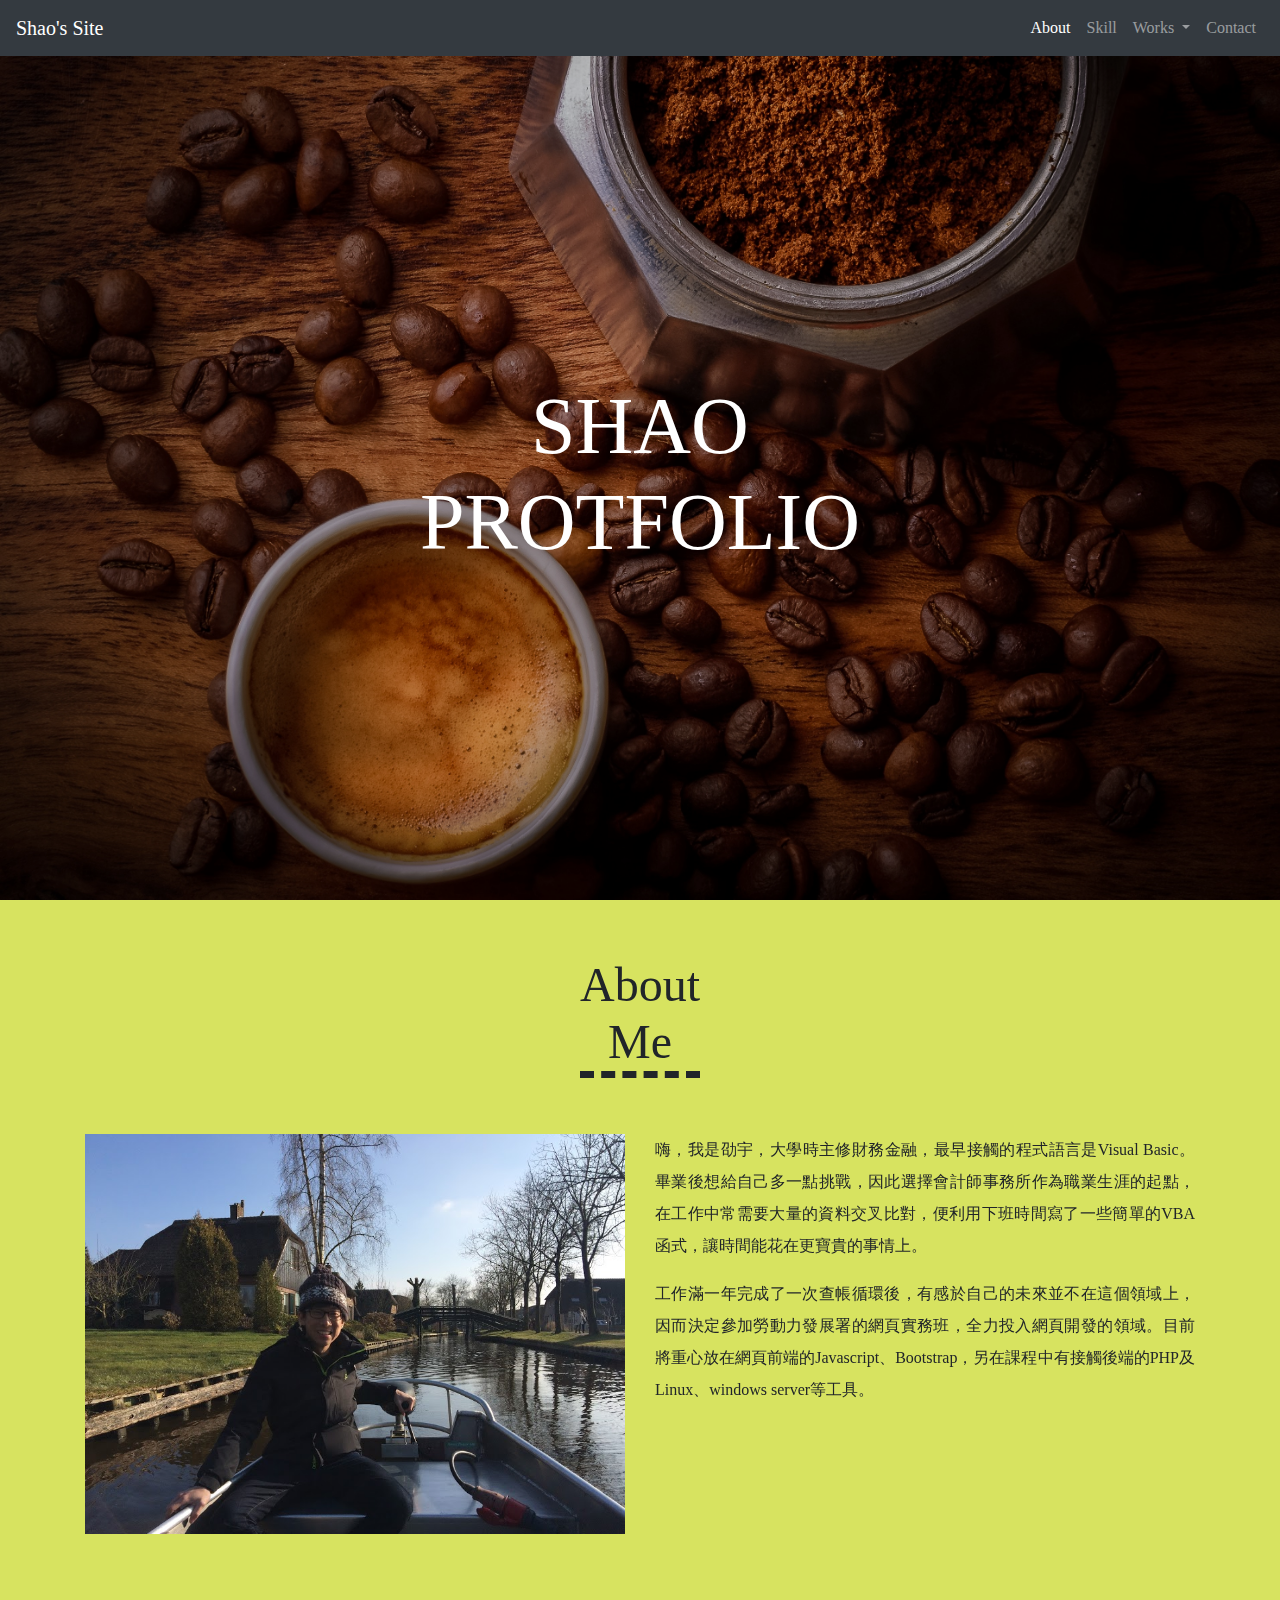
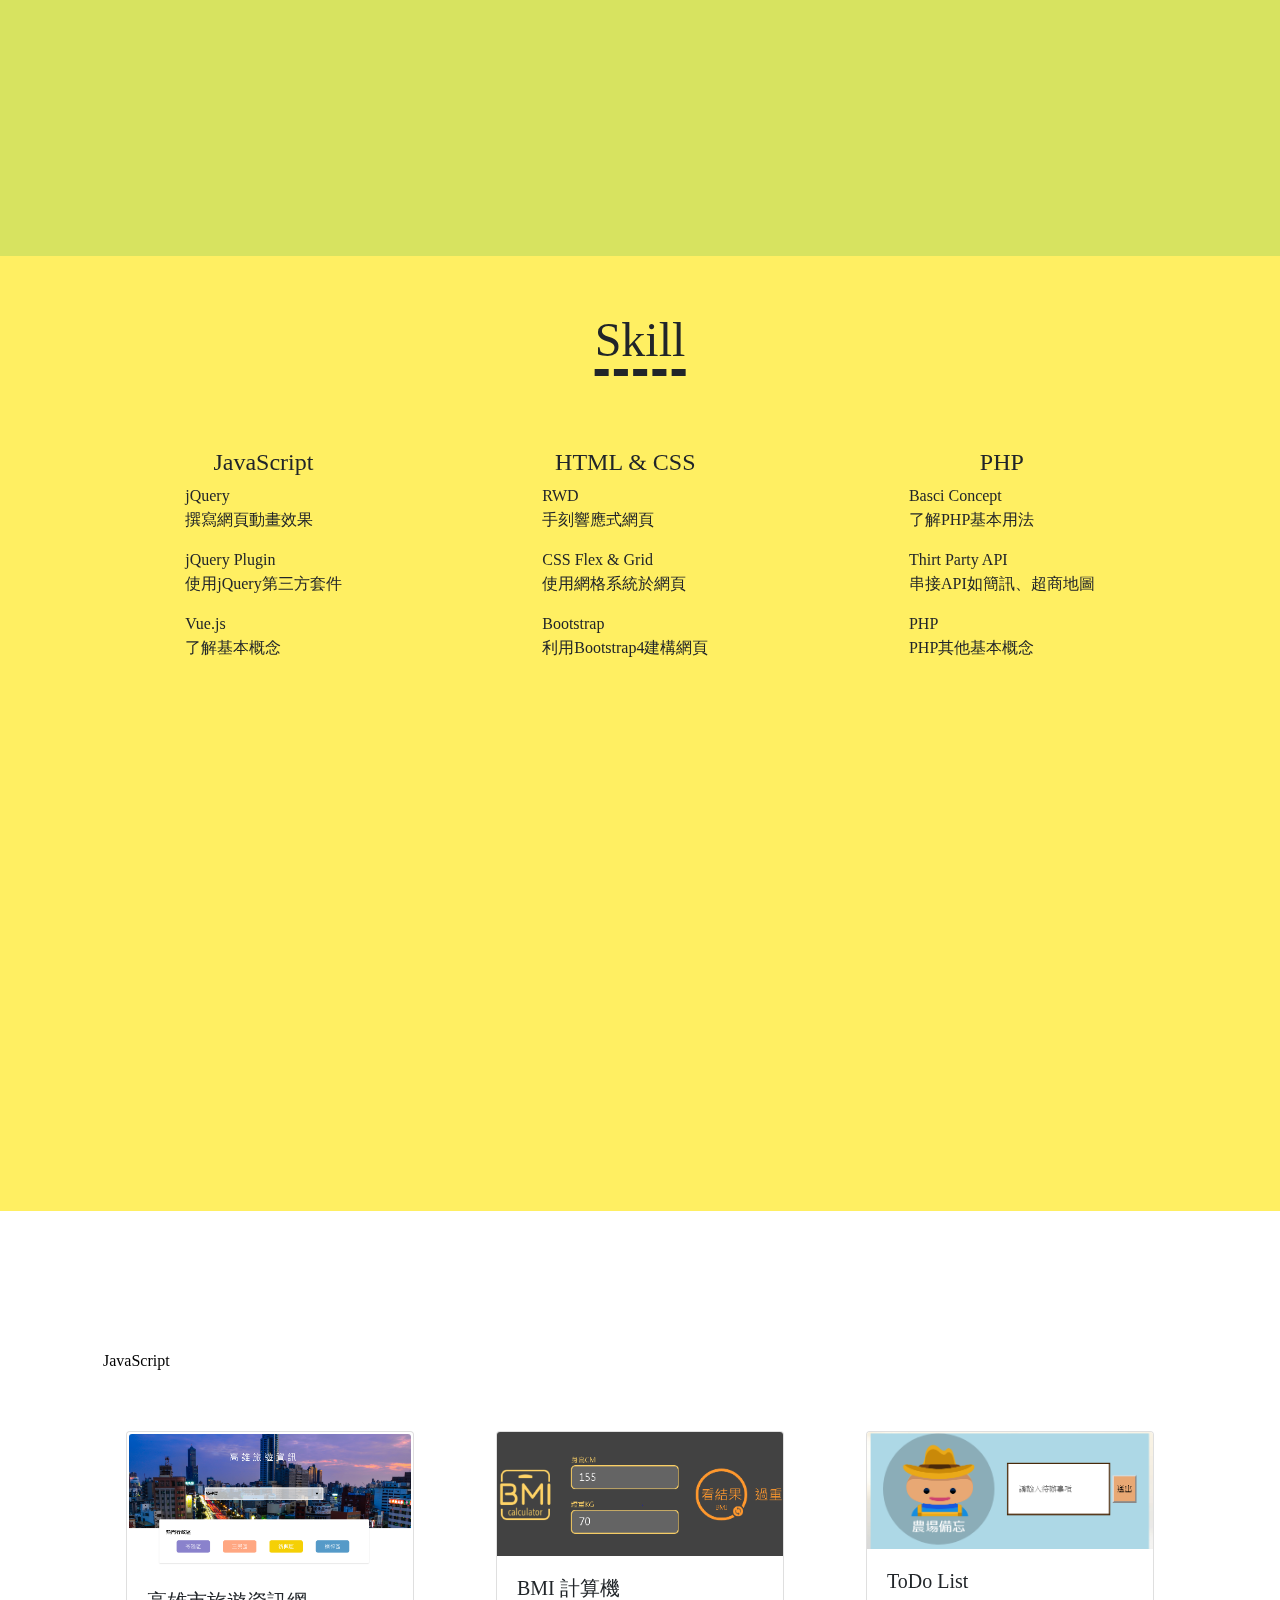
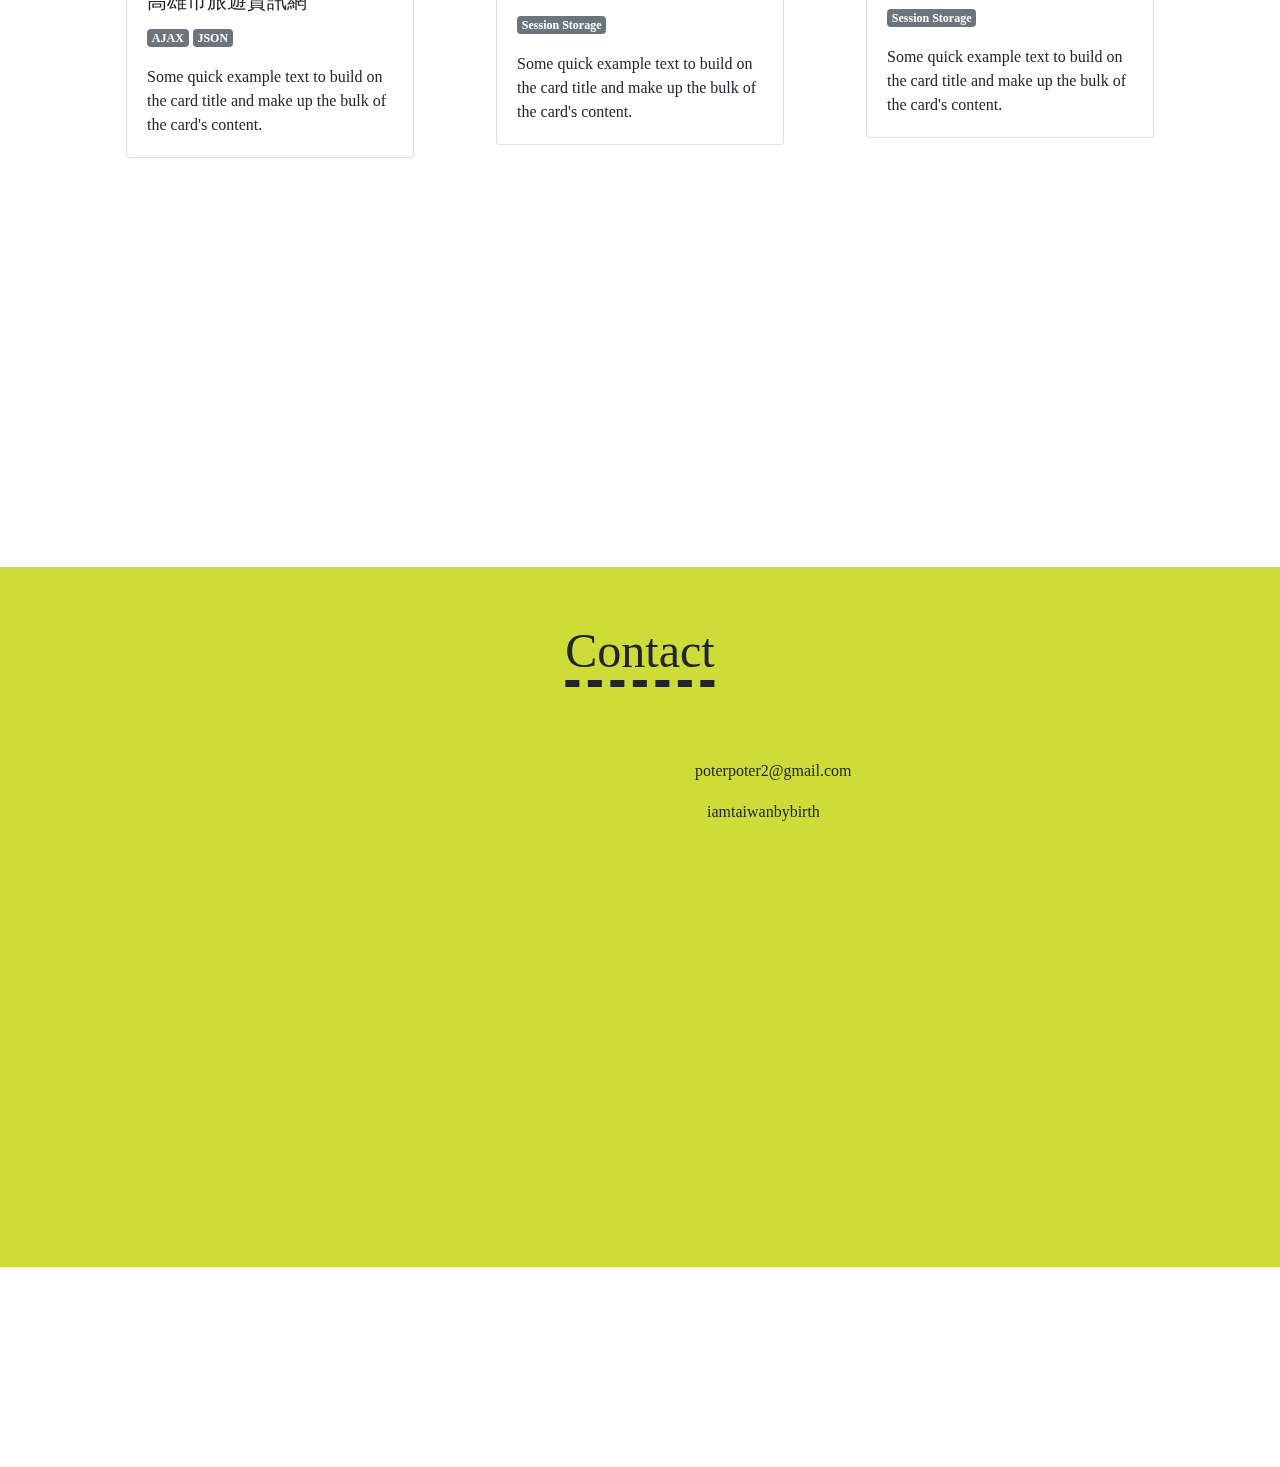
<file: index.html>
<!doctype html>
<html lang="en">
  <head>
    <!-- Required meta tags -->
    <meta charset="utf-8">
    <meta name="viewport" content="width=device-width, initial-scale=1, shrink-to-fit=no">
    <!-- font awsome -->
    <link rel="stylesheet" href="https://use.fontawesome.com/releases/v5.7.1/css/all.css" integrity="sha384-fnmOCqbTlWIlj8LyTjo7mOUStjsKC4pOpQbqyi7RrhN7udi9RwhKkMHpvLbHG9Sr" crossorigin="anonymous">
    <!-- animated modal -->
    <link rel="stylesheet" href="css/animate.min.css">
    <!-- Bootstrap CSS -->
    <link rel="stylesheet" href="https://maxcdn.bootstrapcdn.com/bootstrap/4.0.0/css/bootstrap.min.css" integrity="sha384-Gn5384xqQ1aoWXA+058RXPxPg6fy4IWvTNh0E263XmFcJlSAwiGgFAW/dAiS6JXm" crossorigin="anonymous">
    
    <link rel="stylesheet" href="css/style.css">
    <style>
      /*.block {
          height:300px;
          background: blue;
          margin-bottom: 20px;
      }*/
    </style>
    <title>Shao's Website</title>
  </head>
  <body>




    <!-- Cover page -->
    <header>
      <!-- Nav Bar -->
      <nav class="navbar navbar-expand-lg navbar-dark bg-dark">
        <a class="navbar-brand" href="#">Shao's Site</a>
        <button class="navbar-toggler" type="button" data-toggle="collapse" data-target="#navbarSupportedContent" aria-controls="navbarSupportedContent" aria-expanded="false" aria-label="Toggle navigation">
          <span class="navbar-toggler-icon"></span>
        </button>

        <div class="collapse navbar-collapse" id="navbarSupportedContent">
          <ul class="navbar-nav ml-auto">
            <li class="nav-item active">
              <a class="nav-link" href="#" data-target=".about-section">About <span class="sr-only">(current)</span></a>
            </li>
            <li class="nav-item">
              <a class="nav-link" href="#" data-target=".skill-section">Skill</a>
            </li>
            <li class="nav-item dropdown">
              <a class="nav-link dropdown-toggle" href="#" data-target="" id="navbarDropdown" role="button" data-toggle="dropdown" aria-haspopup="true" aria-expanded="false">
                Works
              </a>
              <div class="dropdown-menu" aria-labelledby="navbarDropdown">
                <a class="dropdown-item" href="#" data-target="javascript">JavaScript</a>
                <a class="dropdown-item" href="#" data-target="htmlcss">HTML & CSS</a>
                <div class="dropdown-divider"></div>
                <a class="dropdown-item" href="#" data-target="php">PHP</a>
              </div>
            </li>
            <li class="nav-item">
              <a class="nav-link " href="#" data-target=".contact-section">Contact</a>
            </li>
          </ul>
          
        </div>
      </nav>

      <div class="wrap">
        <div class="container">
          <h1>SHAO<br> PROTFOLIO</h1>
          <div class="arrow">
            <i class="fas fa-chevron-down fa-3x"></i>
          </div>
        </div>
      </div>
    </header>
    

    <!-- About -->
    <section class="about-section">
      <div class="container">
        <div class="row">
          <div class="col-12">
            <div class="content block" data-move-y="50%" data-offset="20%">
              <h2 >About <span class="d-none d-md-block">Me<span></h2>
              <div class="row mt-5">
                <div class="col-12 col-md-6">
                  <div class="protrait h-100">
                  </div>
                </div>
                <div class="col-12 col-md-6">
                  <div class="intro h-100 bio ">
                    <p>
                    嗨，我是劭宇，大學時主修財務金融，最早接觸的程式語言是Visual Basic。畢業後想給自己多一點挑戰，因此選擇會計師事務所作為職業生涯的起點，在工作中常需要大量的資料交叉比對，便利用下班時間寫了一些簡單的VBA函式，讓時間能花在更寶貴的事情上。
                    </p>
                    <p>
                      工作滿一年完成了一次查帳循環後，有感於自己的未來並不在這個領域上，因而決定參加勞動力發展署的網頁實務班，全力投入網頁開發的領域。目前將重心放在網頁前端的Javascript、Bootstrap，另在課程中有接觸後端的PHP及Linux、windows server等工具。
                    </p>
                  </div>
                </div>
              </div>
            </div>
          </div>
        </div>
      </div>
    </section>
    
    <!-- Skill -->
    <section class="skill-section">
      <div class="container">
        <div class="row">
          <div class="col-12">
            <div class="content block" data-move-y="50%">
              <h2 class="mb-4" >Skill</h2>
              <ul class="d-md-flex justify-content-around p-0 mt-5">
                <li class="skill-row">
                    <div class="circle-plate text-center">
                      <i class="fab fa-node-js fa-5x"></i>
                      <h4>JavaScript</h4>
                    </div>
                    <div class="skill-item">
                      <div>
                        <span>jQuery</span>
                        <p>撰寫網頁動畫效果</p>
                      </div>
                      <div>
                        <span>jQuery Plugin</span>
                        <p>使用jQuery第三方套件</p>
                      </div>
                      <div>
                        <span>Vue.js</span>
                        <p>了解基本概念</p>
                      </div>
                    </div>
                </li>
                 <li class="skill-row">
                    <div class="circle-plate text-center">
                      <i class="fab fa-html5 fa-5x"></i>
                      <i class="fab fa-css3-alt fa-4x"></i>
                      <h4>HTML & CSS</h4>
                    </div>
                    <div class="skill-item">
                      <div>
                        <span>RWD</span>
                        <p>手刻響應式網頁</p>
                      </div>
                      <div>
                        <span>CSS Flex & Grid</span>
                        <p>使用網格系統於網頁</p>
                      </div>
                      <div>
                        <span>Bootstrap</span>
                        <p>利用Bootstrap4建構網頁</p>
                      </div>
                    </div>
                </li>
                 <li class="skill-row">
                    <div class="circle-plate text-center">
                      <i class="fab fa-php fa-5x"></i>
                      <h4>PHP</h4>
                      <div class="effect"></div>
                    </div>
                    <div class="skill-item">
                      <div>
                        <span>Basci Concept</span>
                        <p>了解PHP基本用法</p>
                      </div>
                      <div>
                        <span>Thirt Party API</span>
                        <p>串接API如簡訊、超商地圖</p>
                      </div>
                      <div>
                        <span>PHP</span>
                        <p>PHP其他基本概念</p>
                      </div>
                    </div>
                </li>
              </ul>
            </div>
          </div>
        </div>
      </div>
    </section>

    <!-- Works -->
    <section class="works-section">
      <div class="container">
        <div class="row">
          <div class="col-12">
            <div class="content block" data-move-y="50%">
              <h2 >Works</h2>
              <!-- Nav -->
              <ul class="nav nav-pills mb-3 " id="pills-tab" role="tablist">
                <li class="nav-item">
                  <a class="nav-link active " id="pills-home-tab" data-toggle="pill" href="#pills-home" role="tab" aria-controls="pills-home" aria-selected="true">
                    JavaScript
                  </a>
                </li>
                <li class="nav-item">
                  <a class="nav-link" id="pills-profile-tab" data-toggle="pill" href="#pills-profile" role="tab" aria-controls="pills-profile" aria-selected="false">
                    HTML & CSS
                  </a>
                </li>
                <li class="nav-item">
                  <a class="nav-link" id="pills-contact-tab" data-toggle="pill" href="#pills-contact" role="tab" aria-controls="pills-contact" aria-selected="false">
                    PHP
                  </a>
                </li>
              </ul>
              <div class="tab-content" id="pills-tabContent">
                <div class="tab-pane fade show active" id="pills-home" role="tabpanel" aria-labelledby="pills-home-tab">
                  <!-- Bootstrap Card -->
                  <ul class="works d-flex flex-wrap justify-content-around list-unstyled mt-5">
                    <li>
                      <div class="card" style="width: 18rem;">
                        <!-- Taget : id + href -->
                        <a id="demo01" href="#animatedModal">
                          <img class="card-img-top" src="img/ks.png" alt="Card image cap">
                        </a>
                        <div class="card-body">
                          <h5 class="card-title">高雄市旅遊資訊網</h5>
                          <p>
                            <span class="badge badge-secondary">AJAX</span>
                            <span class="badge badge-secondary">JSON</span>
                          </p>
                          <p class="card-text">Some quick example text to build on the card title and make up the bulk of the card's content.</p>
                        </div>
                      </div>

                    </li>
                    <li>
                      <div class="card" style="width: 18rem;">
                        <img class="card-img-top" src="img/bmi.PNG" alt="Card image cap">
                        <div class="card-body">
                          <h5 class="card-title">BMI 計算機</h5>
                          <p>
                            <span class="badge badge-secondary">Session Storage</span>
                          </p>
                          <p class="card-text">Some quick example text to build on the card title and make up the bulk of the card's content.</p>
                        </div>
                      </div>
                    </li>
                    <li>
                      <div class="card" style="width: 18rem;">
                        <img class="card-img-top" src="img/todolist.PNG" alt="Card image cap">
                        <div class="card-body">
                          <h5 class="card-title">ToDo List</h5>
                          <p>
                            <span class="badge badge-secondary">Session Storage</span>
                          </p>
                          <p class="card-text">Some quick example text to build on the card title and make up the bulk of the card's content.</p>
                        </div>
                      </div>
                    </li>
                  </ul> <!-- Bootstrap Card -->

                  
                </div>
                <div class="tab-pane fade" id="pills-profile" role="tabpanel" aria-labelledby="pills-profile-tab">
                  11111111111111111111111111111111111111111111111111111111111111111111111111111111
                </div>
                <div class="tab-pane fade" id="pills-contact" role="tabpanel" aria-labelledby="pills-contact-tab">
                  jgeirojgreiojgseriogjeiorgjoeisrjgiorejgoisejrgr
                </div>
              </div> <!-- nav -->
            </div>
          </div>
        </div>
      </div>
    </section>

    <!-- Contact -->
    <div class="contact-section">
      <div class="container">
        <div class="row">
          <div class="col-12">
            <div class="content-contact block" data-move-y="50%">
              <h2 class="mb-5">Contact</h2>
              <div class="row">
                <div class="col-12 col-sm-6 d-flex justify-content-center justify-content-sm-end align-items-center mt-4">
                  <a href="https://tw.linkedin.com/in/shaoyu-lan-44ba9815a">
                    <i class="fab fa-linkedin fa-3x"></i>
                  </a>
                  <a href="https://github.com/shaoyulan">
                    <i class="fab fa-github fa-3x mx-3"></i>
                  </a>
                  <a href="https://shaoyulan.github.io/blogc/">
                    <i class="fab fa-blogger-b fa-3x"></i>
                  </a>
                </div>
                <div class="col-12 col-sm-6 d-flex flex-column justify-content-center align-items-center align-items-sm-start mt-4">
                  <ul class="contact-info">
                    <li class="mb-3 ">
                      <i class="fas fa-mail-bulk fa-3x align-middle mb-lg-3 d-sm-block d-lg-inline"></i>
                      poterpoter2@gmail.com
                    </li>
                    <li>
                      <i class="fab fa-line fa-3x align-middle ml-2 mr-1 d-sm-block d-lg-inline" ></i>
                      iamtaiwanbybirth
                    </li>
                  </ul>
                </div>
              </div>
            </div>
          </div>
        </div>
      </div>
    </div>

    <!-- Footer -->
    <footer class="d-flex justify-content-center align-items-center text-white">
      <h5>&copy;Shao. All Rights Reserved</h5>
    </footer>

    <!-- Javascript Modal 1 -->
    <!-- modal -->
    <div id="animatedModal">
        <!--THIS IS IMPORTANT! to close the modal, the class name has to match the name given on the ID -->
        <div class="container">
          <div class="close-icon d-flex pt-4 pr-4">
            <a  id="btn-close-modal" class="close-animatedModal ml-auto"> 
                <i class="far fa-times-circle fa-3x"></i>
            </a>
          </div>
          <div class="title text-center">
            <h3>Javascript</h3>
            <p class="h2">高雄市旅遊資訊網</p>
            <div class="tags">
              <span class="badge badge-secondary">AJAX</span>
              <span class="badge badge-secondary">JSON</span>
            </div>
          </div>
          <hr>
          <div class="modal-content">
              <!--Your modal content goes here-->
              <img src="img/ks.png" alt="">
              <img src="img/ks2.png" alt="">
          </div>
        </div>
        
    </div>



    <!-- Optional JavaScript -->
    <!-- jQuery first, then Popper.js, then Bootstrap JS -->
    <!-- <script src="https://code.jquery.com/jquery-3.2.1.slim.min.js" integrity="sha384-KJ3o2DKtIkvYIK3UENzmM7KCkRr/rE9/Qpg6aAZGJwFDMVNA/GpGFF93hXpG5KkN" crossorigin="anonymous">
    </script> -->
    <!-- jQuery full version -->
    <script src="https://ajax.googleapis.com/ajax/libs/jquery/3.3.1/jquery.min.js"></script>

    <!-- smmove -->
    <script src="js/jquery.smoove.js"></script>
    <!-- animated modal -->
    <script src="js/animatedModal.js"></script>
    <!-- bootstrap -->
    <script src="https://cdnjs.cloudflare.com/ajax/libs/popper.js/1.12.9/umd/popper.min.js" integrity="sha384-ApNbgh9B+Y1QKtv3Rn7W3mgPxhU9K/ScQsAP7hUibX39j7fakFPskvXusvfa0b4Q" crossorigin="anonymous">
    </script>
    <script src="https://maxcdn.bootstrapcdn.com/bootstrap/4.0.0/js/bootstrap.min.js" integrity="sha384-JZR6Spejh4U02d8jOt6vLEHfe/JQGiRRSQQxSfFWpi1MquVdAyjUar5+76PVCmYl" crossorigin="anonymous">
    </script>

    <script src="js/main.js"></script>
  </body>
</html>
</file>
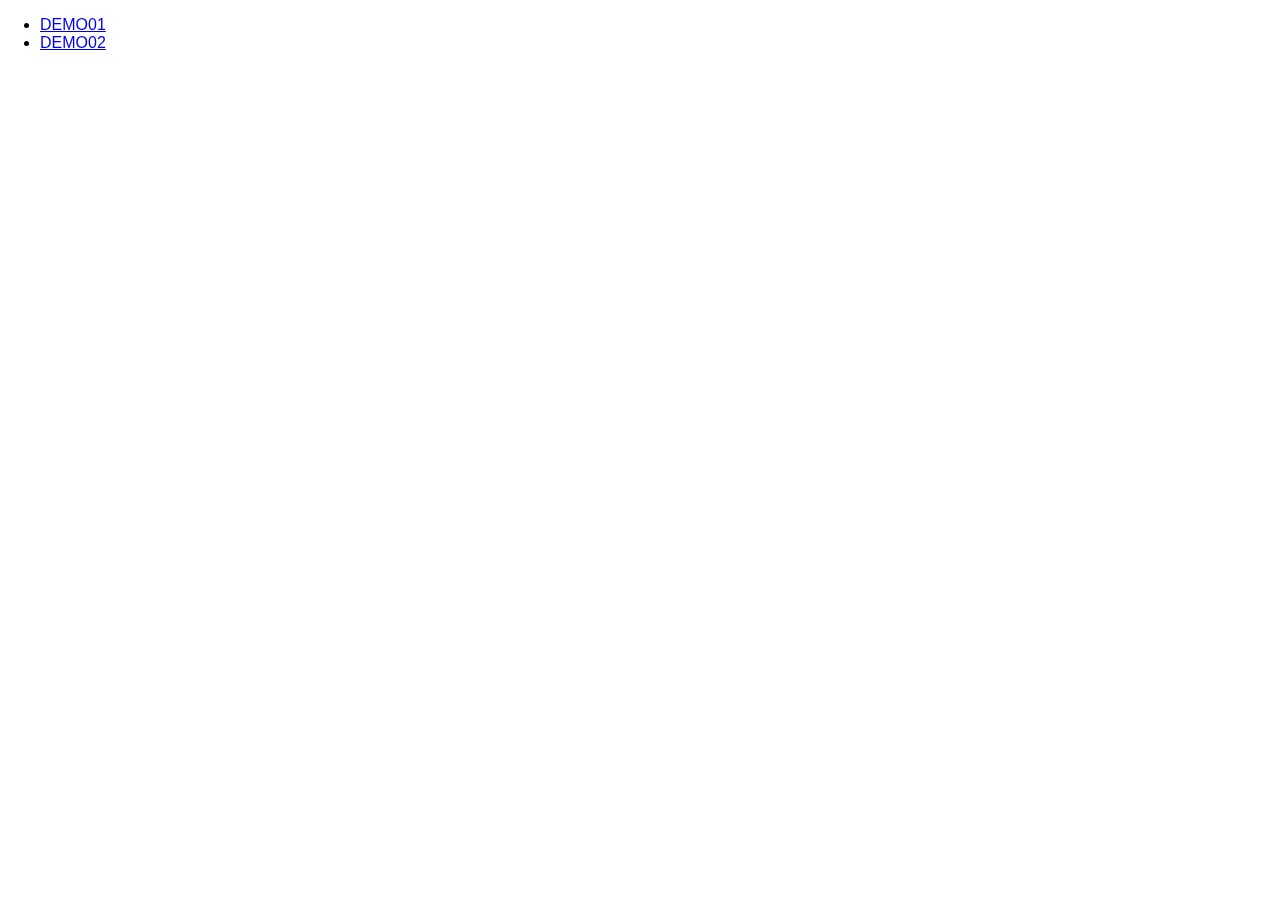
<file: plugin/animatedModal.js-master/demo/demos.html>
<!doctype html>
<html class="no-js" lang="">
    <head>
        <meta charset="utf-8">
        <meta http-equiv="X-UA-Compatible" content="IE=edge,chrome=1">
        <title>DEMOS</title>
        <link rel="stylesheet" href="css/normalize.min.css">
        <link rel="stylesheet" href="css/animate.min.css">
        <style>
            #btn-close-modal {
                width:100%;
                text-align: center;
                cursor:pointer;
                color:#fff;
            }

        </style>
    </head>
    <body>

        <!--Call your modal-->
        <ul>
            <li><a id="demo01" href="#animatedModal">DEMO01</a></li>
            <li><a id="demo02" href="#modal-02">DEMO02</a></li>
        </ul>
      
      
        <!--DEMO01-->
        <div id="animatedModal">
            <!--THIS IS IMPORTANT! to close the modal, the class name has to match the name given on the ID -->
            <div  id="btn-close-modal" class="close-animatedModal"> 
                CLOSE MODAL
            </div>
                
            <div class="modal-content">
                <!--Your modal content goes here-->
            </div>
        </div>

        <!--DEMO02-->
        <div id="modal-02">
            <!--"THIS IS IMPORTANT! to close the modal, the class name has to match the name given on the ID-->
            <div  id="btn-close-modal" class="close-modal-02"> 
                CLOSE MODAL
            </div>
            
            <div class="modal-content">
                <!--Your modal content goes here-->
            </div>
        </div>


        <script src="js/jquery.min.js"></script>
        <script src="js/animatedModal.js"></script>
        <script>

            //demo 01
            $("#demo01").animatedModal();

            //demo 02
            $("#demo02").animatedModal({
                animatedIn:'lightSpeedIn',
                animatedOut:'bounceOutDown',
                color:'#3498db',
                // Callbacks
                beforeOpen: function() {
                    console.log("The animation was called");
                },           
                afterOpen: function() {
                    console.log("The animation is completed");
                }, 
                beforeClose: function() {
                    console.log("The animation was called");
                }, 
                afterClose: function() {
                    console.log("The animation is completed");
                }
            });

        </script>

    </body>
</html>
</file>
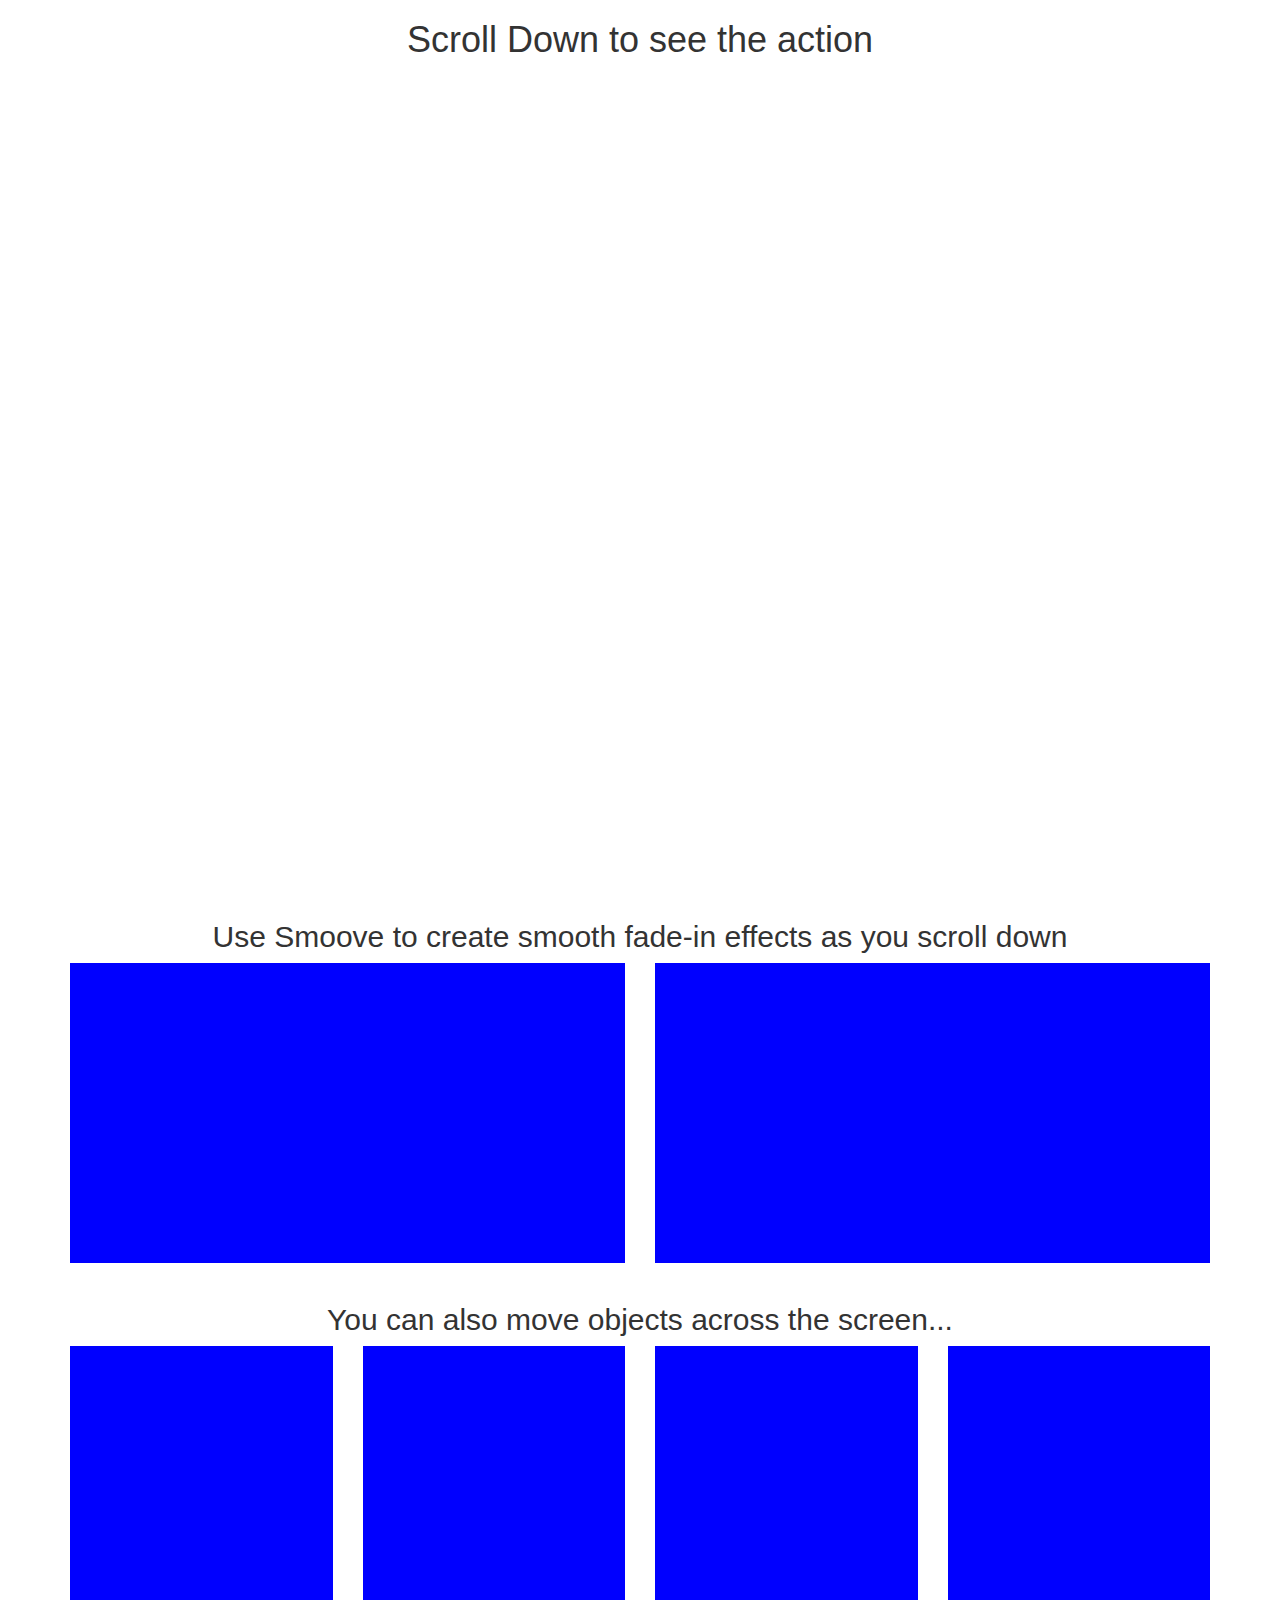
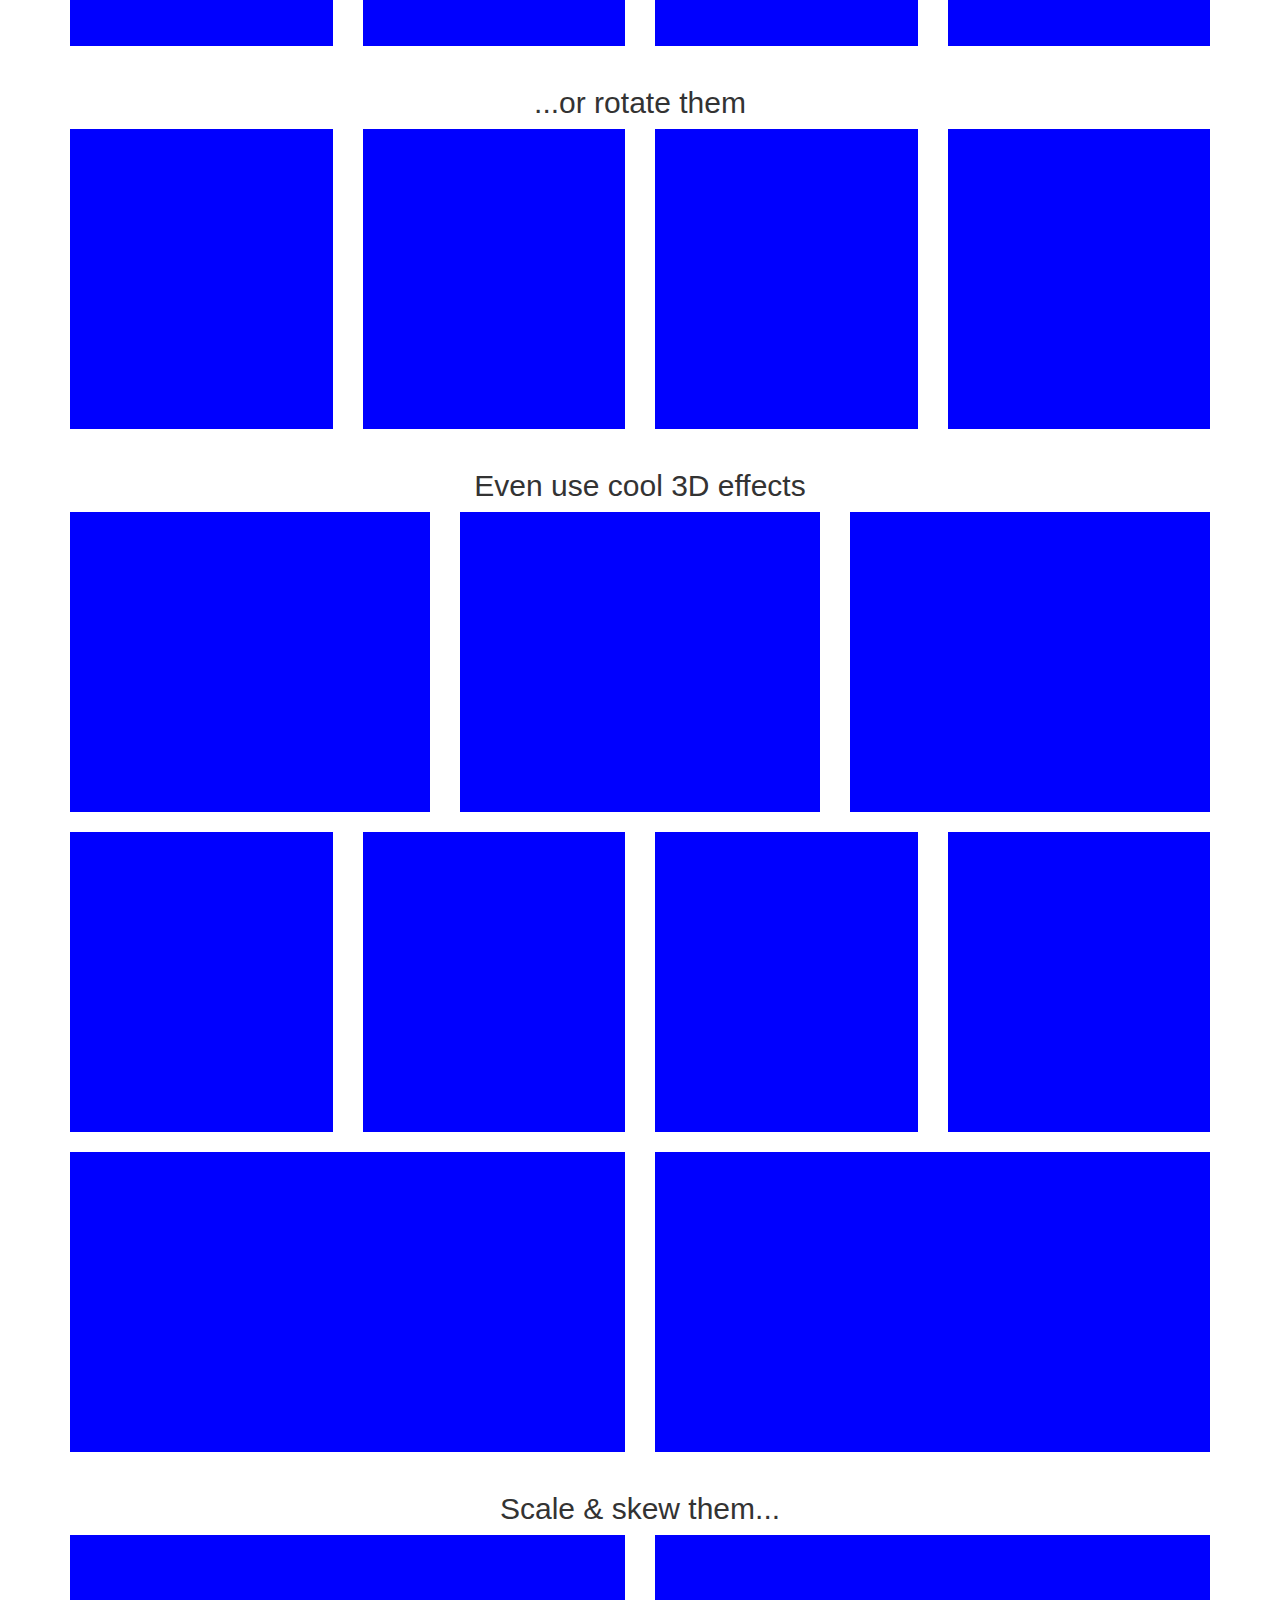
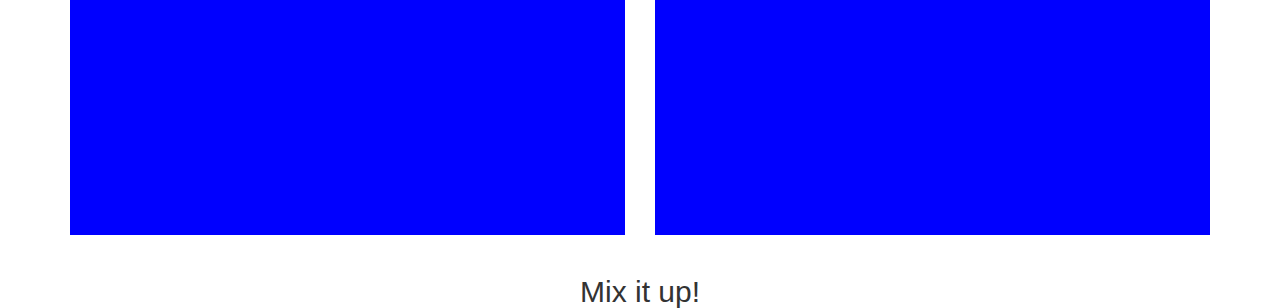
<file: plugin/jquery-smoove-master/example/example.html>
<!DOCTYPE html>
<html lang="en" height="100%">
  <head>
    <meta charset="utf-8">
    <meta http-equiv="X-UA-Compatible" content="IE=edge">
    <meta name="viewport" content="width=device-width, initial-scale=1">
    <meta name="description" content="">
    <meta name="author" content="">
    <title>Smoove Example</title>
    <link rel="stylesheet" href="http://cdnjs.cloudflare.com/ajax/libs/twitter-bootstrap/3.2.0/css/bootstrap.min.css">
    <style>
    html, body, .banner, .container {
        height:100%;
        text-align: center;
    }
    .block {
        height:300px;
        background: blue;
        margin-bottom: 20px;
    }
    </style>
  </head>

  <body>
  <div class="container">
    <h1>Scroll Down to see the action</h1>
  </div>
  <div class="container">
    <h2>Use Smoove to create smooth fade-in effects as you scroll down</h2>
    <div class="row">
      <div class="col-md-6"><div class="block" data-move-y="50%"></div></div>
      <div class="col-md-6"><div class="block"></div></div>
    </div>
    <h2>You can also move objects across the screen...</h2>
    <div class="row">
      <div class="col-md-3"><div class="block" data-move-y="200px" data-move-x="-200px"></div></div>
      <div class="col-md-3"><div class="block" data-move-y="200px" data-move-x="-100px"></div></div>
      <div class="col-md-3"><div class="block" data-move-y="200px" data-move-x="100px"></div></div>
      <div class="col-md-3"><div class="block" data-move-y="200px" data-move-x="200px"></div></div>
    </div>
    <h2>...or rotate them</h2>
    <div class="row">
      <div class="col-md-3"><div class="block" data-move-x="-500px" data-rotate="90deg"></div></div>
      <div class="col-md-3"><div class="block" data-move-y="200px" data-move-x="-200px" data-rotate="45deg"></div></div>
      <div class="col-md-3"><div class="block" data-move-y="200px" data-move-x="200px" data-rotate="-45deg"></div></div>
      <div class="col-md-3"><div class="block" data-move-x="500px" data-rotate="-90deg"></div></div>
    </div>
   
    <h2>Even use cool 3D effects</h2>
    <div class="row">
      <div class="col-md-4"><div class="block" data-rotate-x="90deg" data-move-z="-500px" data-move-y="200px"></div></div>
      <div class="col-md-4"><div class="block" data-rotate-x="90deg" data-move-z="-500px" data-move-y="200px"></div></div>
      <div class="col-md-4"><div class="block" data-rotate-x="90deg" data-move-z="-500px" data-move-y="200px"></div></div>
    </div>
    <div class="row">
      <div class="col-md-3"><div class="block" data-rotate-y="180deg" data-move-z="-200px" data-move-x="-300px"></div></div>
      <div class="col-md-3"><div class="block" data-rotate-x="180deg" data-rotate-y="180deg" data-move-z="-700px"></div></div>
      <div class="col-md-3"><div class="block" data-rotate-x="180deg" data-rotate-y="45deg" data-move-z="-500px"></div></div>
      <div class="col-md-3"><div class="block" data-rotate-y="180deg" data-move-z="-100px" data-move-x="500px"></div></div>
    </div>
    <div class="row">
      <div class="col-md-6"><div class="block" data-rotate-y="270deg" data-move-x="-150%"></div></div>
      <div class="col-md-6"><div class="block" data-rotate-y="270deg" data-move-x="150%"></div></div>
    </div>
    <h2>Scale &amp; skew them...</h2>
    <div class="row">
      <div class="col-md-6"><div class="block" data-scale="5" ></div></div>
      <div class="col-md-6"><div class="block" data-scale="0.2" data-skew="90deg,90deg"></div></div>
    </div>
    
    <h2>Mix it up!</h2>
  </div>
    <!-- <script src="http://ajax.googleapis.com/ajax/libs/jquery/1.11.1/jquery.min.js"></script> -->
    <script src="https://code.jquery.com/jquery-3.2.1.slim.min.js" integrity="sha384-KJ3o2DKtIkvYIK3UENzmM7KCkRr/rE9/Qpg6aAZGJwFDMVNA/GpGFF93hXpG5KkN" crossorigin="anonymous">
    </script>
    <script src="../dist/jquery.smoove.js"></script>
    <script>$('.block').smoove({offset:'40%'});</script>
  </body>
</html>
</file>
<file: css/style.css>
/*override bootstrap*/
.nav-pills .nav-link.active, .nav-pills .show>.nav-link{
	color: #000;
	background-color: rgba(255,255,255,0.4);
}
.works-section a{
	color:white;
	margin:2px;
	transition: 1s;
}
.works-section a:hover{
	color:white;
	box-shadow: 0 0px 4px 0 white;
}
/*end override bootstrap*/

/*override animated modal*/
html,body{
	/*avoid y-axis scrllBar after close modal*/
	overflow-y: unset!important;
	overflow-x: hidden;
	font-family: Microsoft JhengHei;
}

.modal-content{
	border:none!important;
}

/*end override animated modal*/

header{
	height:100vh; 
	position: relative;
	overflow: hidden;
}
.arrow{
	/*position: relative;*/
}
.fa-chevron-down{
	animation-name: updown;
	animation-duration: 1s;
	animation-direction: alternate-reverse;
	animation-fill-mode: forwards;
	animation-iteration-count: infinite;
	animation-timing-function: linear;
	position: absolute;
	bottom: 0;
	left: 50%;
	transform: translate(-50%,-100%);
	
}
@keyframes updown{
	from{
		bottom: 0px;
	}
	to{
		bottom: -8px;
	}
}
section{
	min-height: 100vh;
	position: relative;
}
nav{
	height: 56px !important;
}
.content{
	min-height: 100vh;
	/*background: #CCC;*/
	width: 100%;
}
.content-contact{
	height: calc(100vh - 200px);
	width: 100%;
}
header{
	background: url(../img/header.jpg) center center;
	background-attachment: fixed;
	background-size: cover;
}
.wrap{
	background: rgba(0,0,0,0.2);
	min-height: 100vh;
	width: 100%;
}

header .container{
	height: calc(100vh - 56px);
	display: flex;
	flex-direction: column;
	align-items: center;
	justify-content: center;
	text-align: center;
	color: white;
}
header h1{
	font-size: 5rem;
}
.about-section{
	background:#d7e360;
}
.about-section .protrait{
	background: url(../img/protrait.jpg);
	background-size: cover;
	background-position: center center;
	min-height: 400px;
}
.about-section .intro{
	text-align: justify;
	line-height: 2rem;
}
.about-section .content,.skill-section .content,.works-section .content,.contact-section .content-contact{
	margin-top: 5%;
}
.about-section h2,.skill-section h2,.works-section h2,.contact-section h2{
	font-size: 3rem;
	display: inline-block;
	margin-left: 50%;
	/*position: absolute;*/
	/*left: 50%;*/
	transform: translate(-50%,0%);
	text-align: center;
	border-bottom: dashed 7px;
}
.contact-section{
	background:#cddc39;
	height: calc(100vh - 200px);
	position: relative;
}
.skill-section{
	background:#ffef62;
}
.skill-section li{
	list-style-type: none;
}
.circle-plate{
	position: relative;
}
/*.circle-plate:hover .effect{
	position: absolute;
	top:0;
	bottom:0;
	left:0;
	right:0;
	border-radius: 50%;
	background:#ff8362;
	opacity: 0.5;
	border:5px solid #CCC;
	animation-name: scale;
	animation-duration: 2s;
	animation-fill-mode: forwards;
}
@keyframes scale {
  from {transform: scale(1);}
  to {
  	transform: scale(1.1);
  	opacity:0;
  }
}*/
.works-section{
	background: url(../img/header.jpg) center center;
	background-attachment: fixed;
	background-size: cover;
}
.works-section h2{
	color: white;
}
.works-section li:hover{
	transition: linear .3s;
	box-shadow:0 0 15px 0 white;
}
.works-section .works li{
	margin-bottom: 45px;
}
.contact-section .contact-info {
	list-style: none;
}
footer{
	background: url(../img/header.jpg) bottom center;
	background-attachment: fixed;
	background-size: cover;
}
footer{
	height: 200px;
}

@media screen and (max-width: 768px) {
	/*about*/
	.bio{
		padding: 35px 0 20px 0;
	}
	/*work	*/
	.works-section .nav{
		display: flex;
		justify-content: center;
		margin-top: 48px;
	}

	/*skill section*/
	.skill-section .skill-row,.skill-section .skill-row .skill-item{
		display: flex;
	}
	.skill-section .skill-row{
		margin-bottom: 25px;
	}
	.skill-section .skill-row .skill-item > div{
		width: 33%;
		padding:10px;
	}
	.skill-section .circle-plate{
		margin-right: 10px;
	}
	.skill-section .skill-item span{
		font-weight: bold;
	}
	/*.skill-section .skill-item p{
		color:#ccc;
	}*/
}
@media screen and (max-width: 574px) {
	/*header,.wrap{
		height: 50vh;
	}
	header .container{
		height: calc(50vh - 56px);
	}*/
	.works-section .works li{
		margin-bottom: 30px;
	}
	header h1{
		font-size: 3rem;
	}
	/*about*/
	.about-section .protrait{
		background-position: bottom center;
		min-height: 300px;
	}

	/*skill*/
	.skill-section .skill-row{
		justify-content: center;
	}
	.skill-section .skill-row .skill-item{
		flex-direction: column;
	}
	.skill-section .skill-row .skill-item > div{
		width: unset;
		padding-left: 10px;
		padding-bottom: 0;
	}
	.skill-section .skill-row .skill-item  p{
		margin: 0;
	}
	.skill-section .circle-plate{
		width: 143px; 
	}

	/*works*/
	.works-section .nav{
		flex-direction: column;
	}

}




.modal-content img{
	max-width: 100%;
}
</file>
